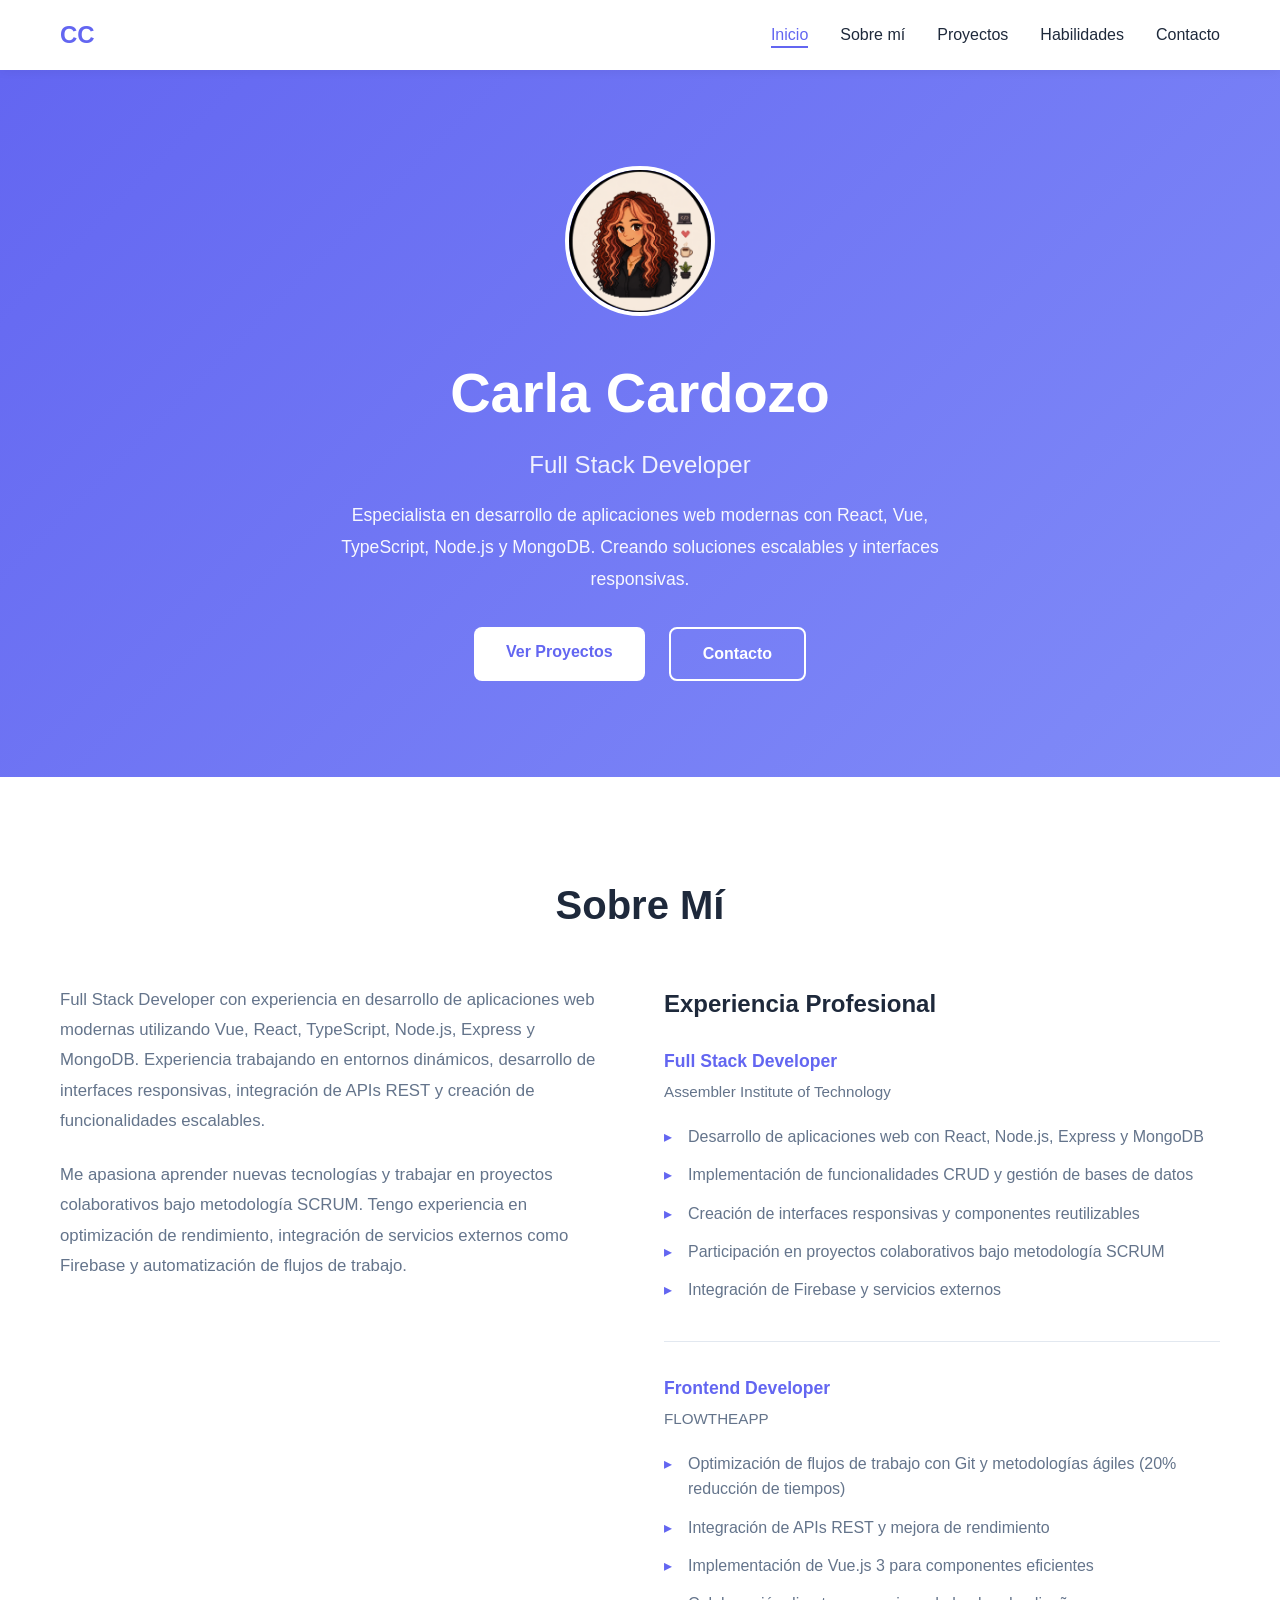
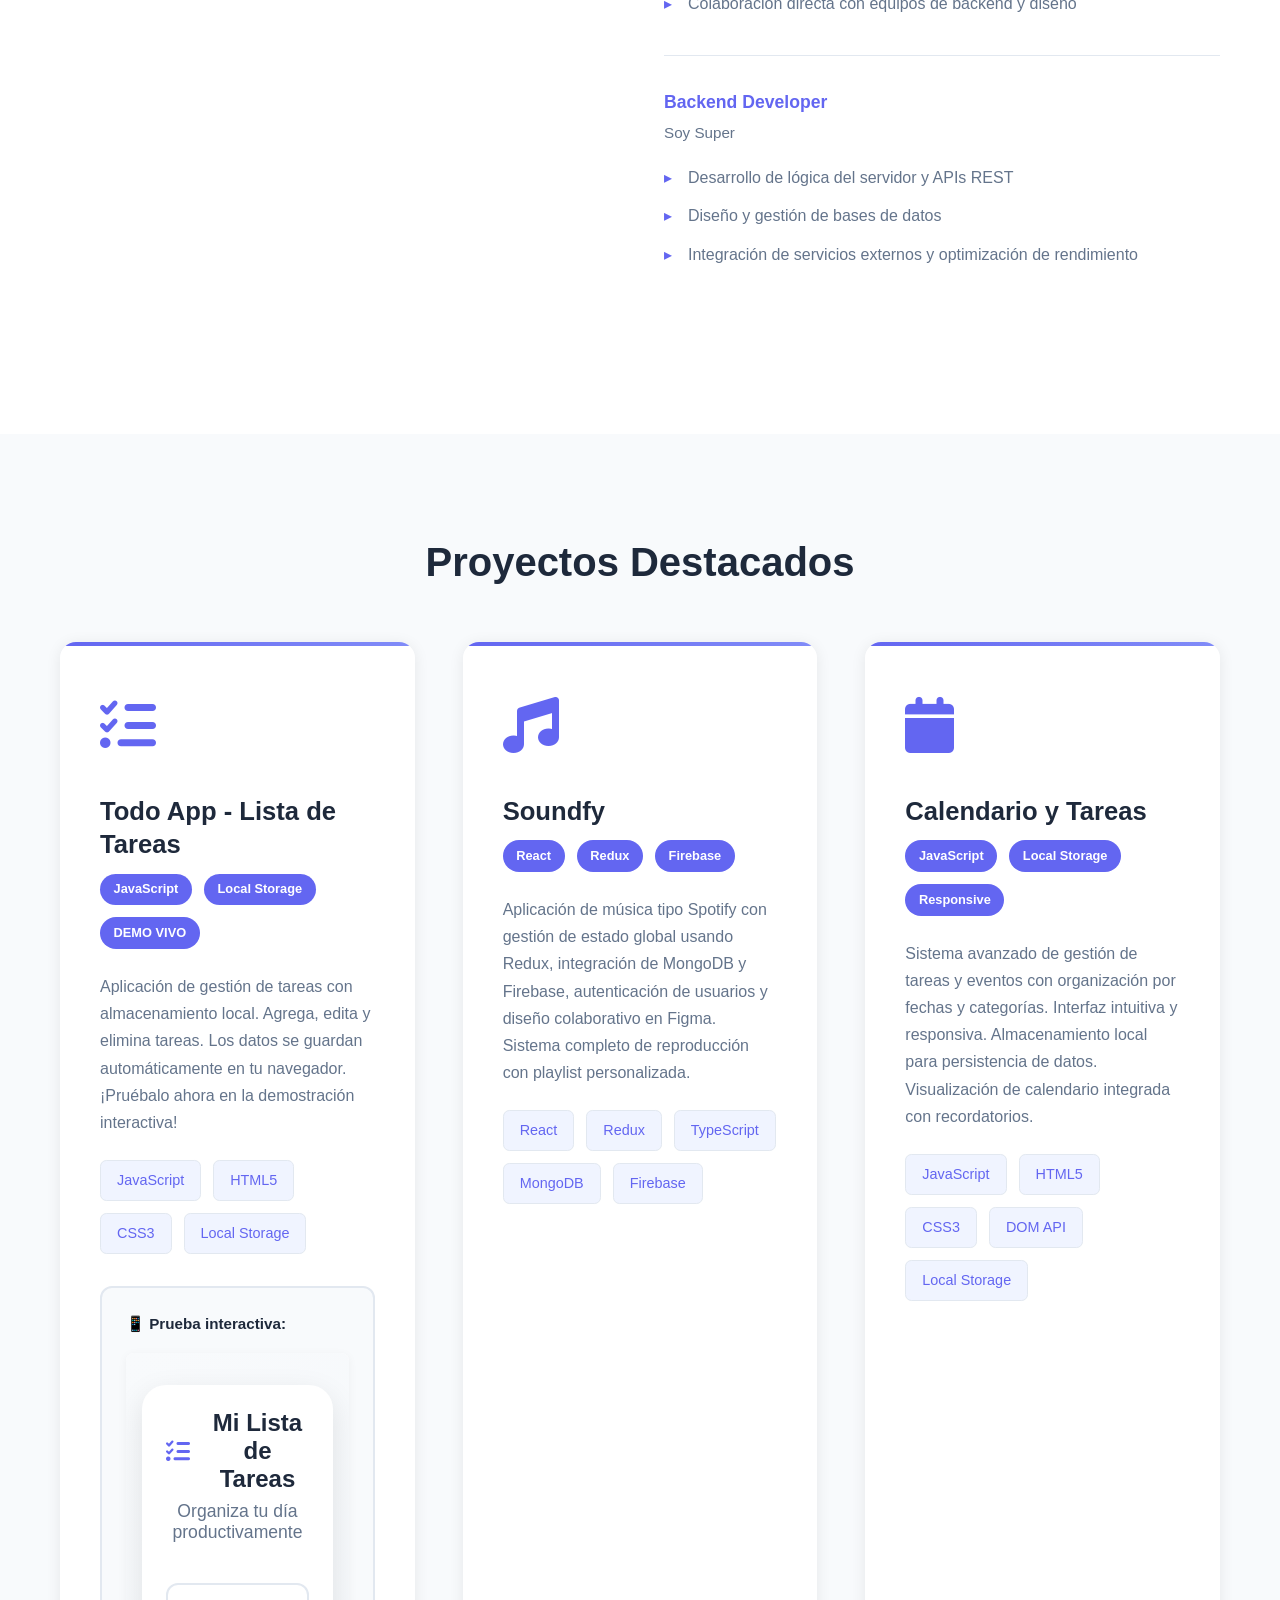
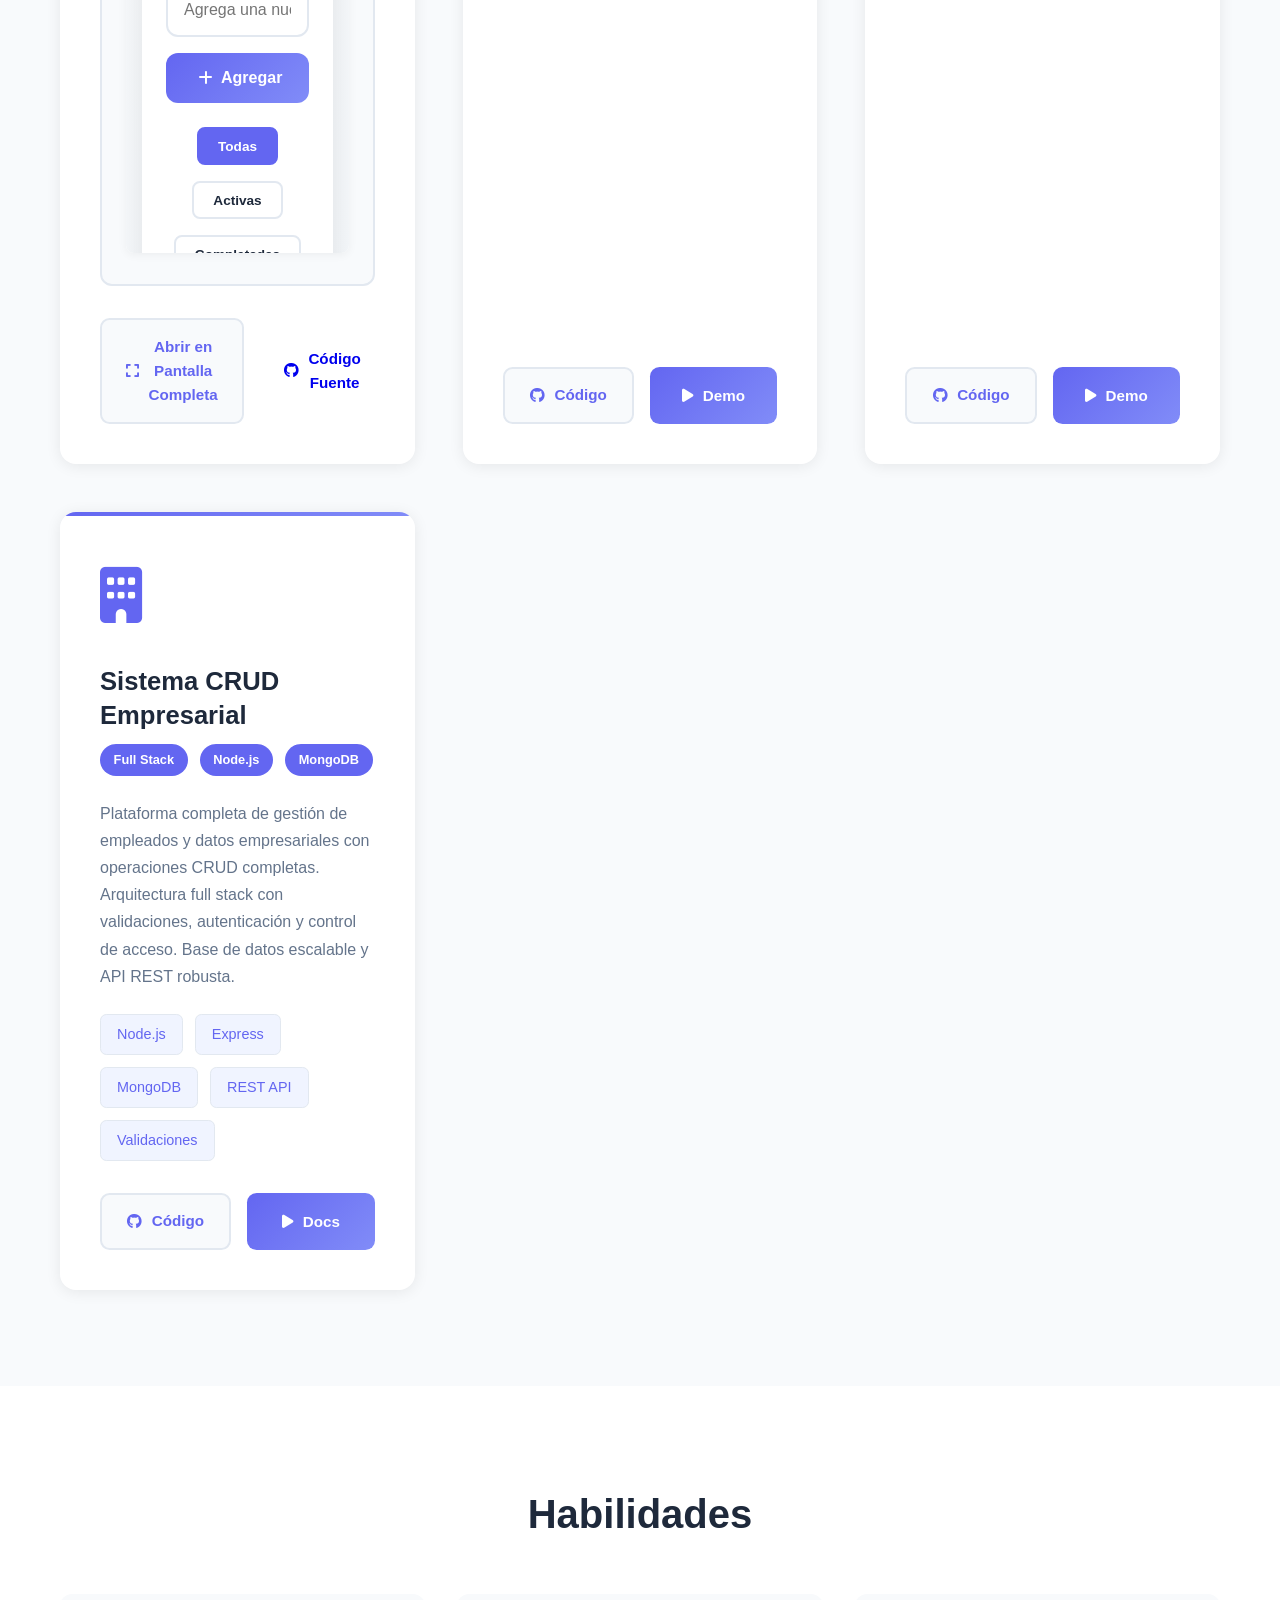
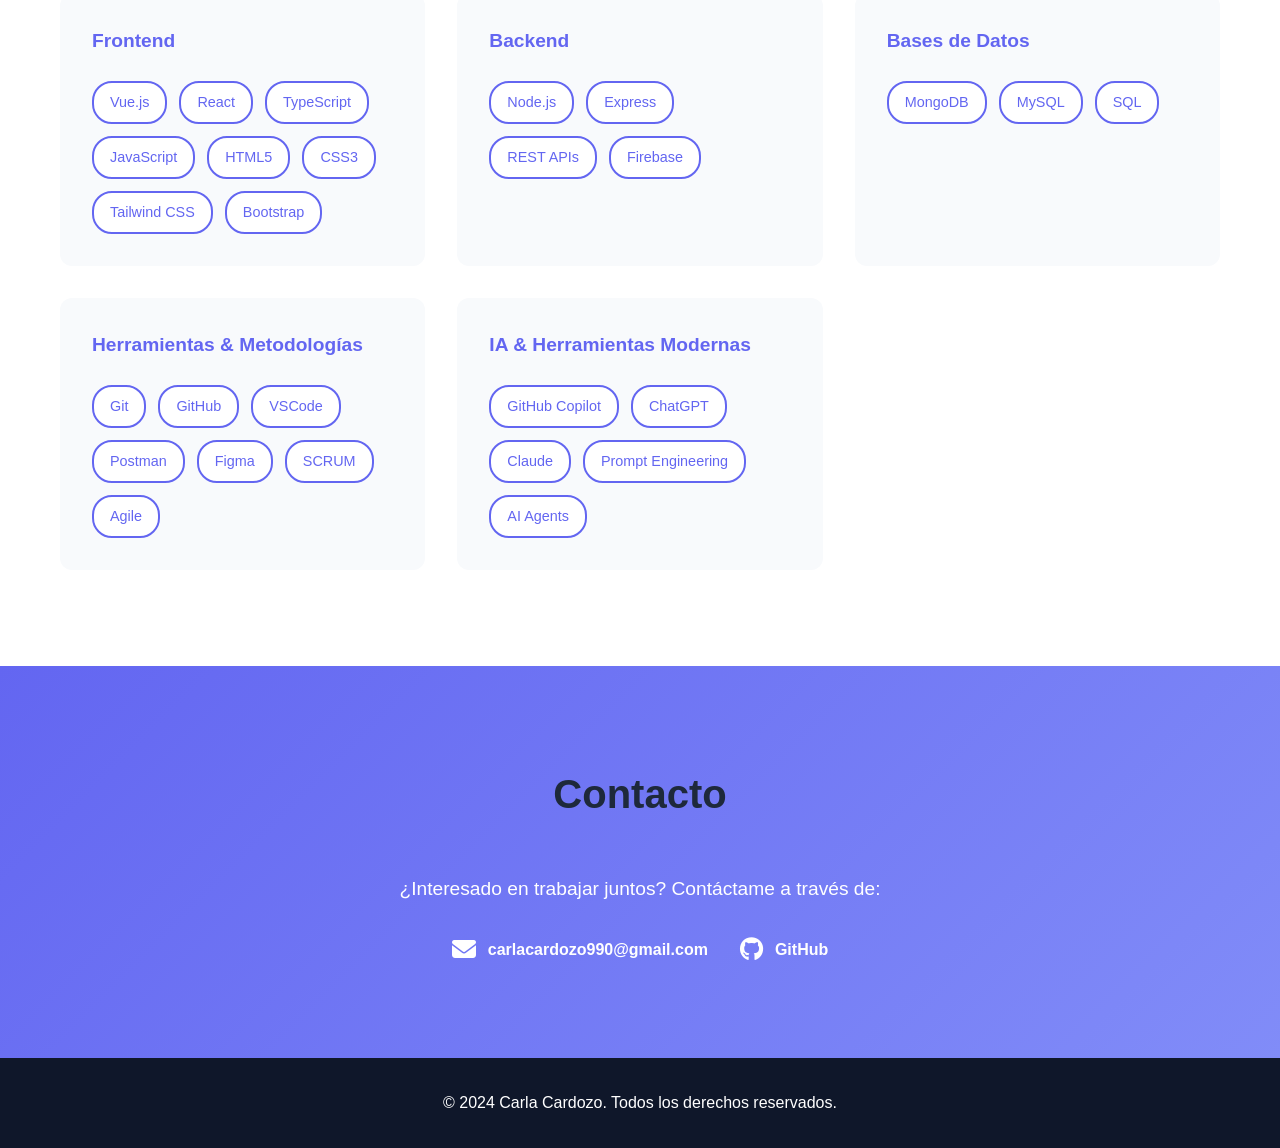
<file: index.html>
<!DOCTYPE html>
<html lang="es">
<head>
    <meta charset="UTF-8">
    <meta name="viewport" content="width=device-width, initial-scale=1.0">
    <title>Carla Cardozo - Full Stack Developer</title>
    <link rel="stylesheet" href="styles.css">
    <link rel="stylesheet" href="https://cdnjs.cloudflare.com/ajax/libs/font-awesome/6.4.0/css/all.min.css">
</head>
<body>
    <!-- Navigation -->
    <nav class="navbar">
        <div class="container">
            <div class="nav-brand">CC</div>
            <ul class="nav-menu">
                <li><a href="#home" class="nav-link">Inicio</a></li>
                <li><a href="#about" class="nav-link">Sobre mí</a></li>
                <li><a href="#projects" class="nav-link">Proyectos</a></li>
                <li><a href="#skills" class="nav-link">Habilidades</a></li>
                <li><a href="#contact" class="nav-link">Contacto</a></li>
            </ul>
        </div>
    </nav>

    <!-- Hero Section -->
    <section id="home" class="hero">
        <div class="container">
            <div class="hero-content">
                <img src="images\avatar.png" 
                    alt="Carla Cardozo"
                    class="hero-avatar">
                <h1 class="hero-title">Carla Cardozo</h1>
                <p class="hero-subtitle">Full Stack Developer</p>
                <p class="hero-description">
                    Especialista en desarrollo de aplicaciones web modernas con React, Vue, TypeScript, Node.js y MongoDB. 
                    Creando soluciones escalables y interfaces responsivas.
                </p>
                <div class="hero-buttons">
                    <a href="#projects" class="btn btn-primary">Ver Proyectos</a>
                    <a href="#contact" class="btn btn-secondary">Contacto</a>
                </div>
            </div>
        </div>
    </section>

    <!-- About Section -->
    <section id="about" class="about">
        <div class="container">
            <h2 class="section-title">Sobre Mí</h2>
            <div class="about-content">
                <div class="about-text">
                    <p>
                        Full Stack Developer con experiencia en desarrollo de aplicaciones web modernas utilizando Vue, React, 
                        TypeScript, Node.js, Express y MongoDB. Experiencia trabajando en entornos dinámicos, desarrollo de 
                        interfaces responsivas, integración de APIs REST y creación de funcionalidades escalables.
                    </p>
                    <p>
                        Me apasiona aprender nuevas tecnologías y trabajar en proyectos colaborativos bajo metodología SCRUM. 
                        Tengo experiencia en optimización de rendimiento, integración de servicios externos como Firebase y 
                        automatización de flujos de trabajo.
                    </p>
                </div>
                <div class="about-experience">
                    <h3>Experiencia Profesional</h3>
                    <div class="experience-item">
                        <h4>Full Stack Developer</h4>
                        <p class="company">Assembler Institute of Technology</p>
                        <ul>
                            <li>Desarrollo de aplicaciones web con React, Node.js, Express y MongoDB</li>
                            <li>Implementación de funcionalidades CRUD y gestión de bases de datos</li>
                            <li>Creación de interfaces responsivas y componentes reutilizables</li>
                            <li>Participación en proyectos colaborativos bajo metodología SCRUM</li>
                            <li>Integración de Firebase y servicios externos</li>
                        </ul>
                    </div>
                    <div class="experience-item">
                        <h4>Frontend Developer</h4>
                        <p class="company">FLOWTHEAPP</p>
                        <ul>
                            <li>Optimización de flujos de trabajo con Git y metodologías ágiles (20% reducción de tiempos)</li>
                            <li>Integración de APIs REST y mejora de rendimiento</li>
                            <li>Implementación de Vue.js 3 para componentes eficientes</li>
                            <li>Colaboración directa con equipos de backend y diseño</li>
                        </ul>
                    </div>
                    <div class="experience-item">
                        <h4>Backend Developer</h4>
                        <p class="company">Soy Super</p>
                        <ul>
                            <li>Desarrollo de lógica del servidor y APIs REST</li>
                            <li>Diseño y gestión de bases de datos</li>
                            <li>Integración de servicios externos y optimización de rendimiento</li>
                        </ul>
                    </div>
                </div>
            </div>
        </div>
    </section>

    <!-- Projects Section -->
    <section id="projects" class="projects">
        <div class="container">
            <h2 class="section-title">Proyectos Destacados</h2>
            <div class="projects-grid">
                <!-- Project 1: Todo App - DEMO EN VIVO -->
                <div class="project-card">
                    <div class="project-icon">
                        <i class="fas fa-tasks"></i>
                    </div>
                    <div class="project-header">
                        <h3>Todo App - Lista de Tareas</h3>
                        <div class="project-badges">
                            <span class="tech-badge">JavaScript</span>
                            <span class="tech-badge">Local Storage</span>
                            <span class="tech-badge">DEMO VIVO</span>
                        </div>
                    </div>
                    <p class="project-description">
                        Aplicación de gestión de tareas con almacenamiento local. Agrega, edita y elimina tareas. 
                        Los datos se guardan automáticamente en tu navegador. ¡Pruébalo ahora en la demostración interactiva!
                    </p>
                    <div class="project-tech">
                        <span>JavaScript</span>
                        <span>HTML5</span>
                        <span>CSS3</span>
                        <span>Local Storage</span>
                    </div>
                    <div class="project-demo-container">
                        <p class="demo-label">📱 Prueba interactiva:</p>
                        <iframe src="projects/todo-app/" class="project-demo-iframe"></iframe>
                    </div>
                    <div class="project-actions">
                        <a href="projects/todo-app/" target="_blank" class="project-link">
                            <i class="fas fa-expand"></i> Abrir en Pantalla Completa
                        </a>
                        <a href="https://github.com/cicu90/carlacardozo-portafolio/tree/main/projects/todo-app" target="_blank" class="project-link">
                            <i class="fab fa-github"></i> Código Fuente
                        </a>
                    </div>
                </div>

                <!-- Project 2: Soundfy -->
                <div class="project-card">
                    <div class="project-icon">
                        <i class="fas fa-music"></i>
                    </div>
                    <div class="project-header">
                        <h3>Soundfy</h3>
                        <div class="project-badges">
                            <span class="tech-badge">React</span>
                            <span class="tech-badge">Redux</span>
                            <span class="tech-badge">Firebase</span>
                        </div>
                    </div>
                    <p class="project-description">
                        Aplicación de música tipo Spotify con gestión de estado global usando Redux, integración de MongoDB y Firebase, 
                        autenticación de usuarios y diseño colaborativo en Figma. Sistema completo de reproducción con playlist personalizada.
                    </p>
                    <div class="project-tech">
                        <span>React</span>
                        <span>Redux</span>
                        <span>TypeScript</span>
                        <span>MongoDB</span>
                        <span>Firebase</span>
                    </div>
                    <div class="project-actions">
                        <a href="https://github.com/cicu90/codeforce-soundfy-music-app" target="_blank" class="project-link">
                            <i class="fab fa-github"></i> Código
                        </a>
                        <button class="project-link demo-btn" onclick="alert('Demo en desarrollo. Accede al repositorio para más detalles.')">
                            <i class="fas fa-play"></i> Demo
                        </button>
                    </div>
                </div>

                <!-- Project 3: Calendario -->
                <div class="project-card">
                    <div class="project-icon">
                        <i class="fas fa-calendar"></i>
                    </div>
                    <div class="project-header">
                        <h3>Calendario y Tareas</h3>
                        <div class="project-badges">
                            <span class="tech-badge">JavaScript</span>
                            <span class="tech-badge">Local Storage</span>
                            <span class="tech-badge">Responsive</span>
                        </div>
                    </div>
                    <p class="project-description">
                        Sistema avanzado de gestión de tareas y eventos con organización por fechas y categorías. 
                        Interfaz intuitiva y responsiva. Almacenamiento local para persistencia de datos.
                        Visualización de calendario integrada con recordatorios.
                    </p>
                    <div class="project-tech">
                        <span>JavaScript</span>
                        <span>HTML5</span>
                        <span>CSS3</span>
                        <span>DOM API</span>
                        <span>Local Storage</span>
                    </div>
                    <div class="project-actions">
                        <a href="https://github.com/cicu90/calendar" target="_blank" class="project-link">
                            <i class="fab fa-github"></i> Código
                        </a>
                        <button class="project-link demo-btn" onclick="alert('Repositorio disponible en GitHub')">
                            <i class="fas fa-play"></i> Demo
                        </button>
                    </div>
                </div>

                <!-- Project 4: CRUD Empresarial -->
                <div class="project-card">
                    <div class="project-icon">
                        <i class="fas fa-building"></i>
                    </div>
                    <div class="project-header">
                        <h3>Sistema CRUD Empresarial</h3>
                        <div class="project-badges">
                            <span class="tech-badge">Full Stack</span>
                            <span class="tech-badge">Node.js</span>
                            <span class="tech-badge">MongoDB</span>
                        </div>
                    </div>
                    <p class="project-description">
                        Plataforma completa de gestión de empleados y datos empresariales con operaciones CRUD completas. 
                        Arquitectura full stack con validaciones, autenticación y control de acceso.
                        Base de datos escalable y API REST robusta.
                    </p>
                    <div class="project-tech">
                        <span>Node.js</span>
                        <span>Express</span>
                        <span>MongoDB</span>
                        <span>REST API</span>
                        <span>Validaciones</span>
                    </div>
                    <div class="project-actions">
                        <a href="https://github.com/cicu90/Node.js-Web-eCommerce" target="_blank" class="project-link">
                            <i class="fab fa-github"></i> Código
                        </a>
                        <button class="project-link demo-btn" onclick="alert('Backend API. Accede al repositorio para documentación completa.')">
                            <i class="fas fa-play"></i> Docs
                        </button>
                    </div>
                </div>
            </div>
        </div>
    </section>

    <!-- Skills Section -->
    <section id="skills" class="skills">
        <div class="container">
            <h2 class="section-title">Habilidades</h2>
            <div class="skills-grid">
                <div class="skill-category">
                    <h3>Frontend</h3>
                    <div class="skill-tags">
                        <span class="skill-tag">Vue.js</span>
                        <span class="skill-tag">React</span>
                        <span class="skill-tag">TypeScript</span>
                        <span class="skill-tag">JavaScript</span>
                        <span class="skill-tag">HTML5</span>
                        <span class="skill-tag">CSS3</span>
                        <span class="skill-tag">Tailwind CSS</span>
                        <span class="skill-tag">Bootstrap</span>
                    </div>
                </div>

                <div class="skill-category">
                    <h3>Backend</h3>
                    <div class="skill-tags">
                        <span class="skill-tag">Node.js</span>
                        <span class="skill-tag">Express</span>
                        <span class="skill-tag">REST APIs</span>
                        <span class="skill-tag">Firebase</span>
                    </div>
                </div>

                <div class="skill-category">
                    <h3>Bases de Datos</h3>
                    <div class="skill-tags">
                        <span class="skill-tag">MongoDB</span>
                        <span class="skill-tag">MySQL</span>
                        <span class="skill-tag">SQL</span>
                    </div>
                </div>

                <div class="skill-category">
                    <h3>Herramientas & Metodologías</h3>
                    <div class="skill-tags">
                        <span class="skill-tag">Git</span>
                        <span class="skill-tag">GitHub</span>
                        <span class="skill-tag">VSCode</span>
                        <span class="skill-tag">Postman</span>
                        <span class="skill-tag">Figma</span>
                        <span class="skill-tag">SCRUM</span>
                        <span class="skill-tag">Agile</span>
                    </div>
                </div>

                <div class="skill-category">
                    <h3>IA & Herramientas Modernas</h3>
                    <div class="skill-tags">
                        <span class="skill-tag">GitHub Copilot</span>
                        <span class="skill-tag">ChatGPT</span>
                        <span class="skill-tag">Claude</span>
                        <span class="skill-tag">Prompt Engineering</span>
                        <span class="skill-tag">AI Agents</span>
                    </div>
                </div>
            </div>
        </div>
    </section>

    <!-- Contact Section -->
    <section id="contact" class="contact">
        <div class="container">
            <h2 class="section-title">Contacto</h2>
            <div class="contact-content">
                <p>¿Interesado en trabajar juntos? Contáctame a través de:</p>
                <div class="contact-links">
                    <a href="mailto:carlacardozo990@gmail.com" class="contact-link">
                        <i class="fas fa-envelope"></i>
                        <span>carlacardozo990@gmail.com</span>
                    </a>
                    <a href="https://github.com/cicu90" target="_blank" class="contact-link">
                        <i class="fab fa-github"></i>
                        <span>GitHub</span>
                    </a>
                    <!-- DESCOMENTAR Y AGREGAR TU LINKEDIN -->
                    <!-- <a href="https://linkedin.com/in/tu-usuario" target="_blank" class="contact-link">
                        <i class="fab fa-linkedin"></i>
                        <span>LinkedIn</span>
                    </a> -->
                </div>
            </div>
        </div>
    </section>

    <!-- Footer -->
    <footer class="footer">
        <div class="container">
            <p>&copy; 2024 Carla Cardozo. Todos los derechos reservados.</p>
        </div>
    </footer>

    <script src="script.js"></script>
</body>
</html>
</file>
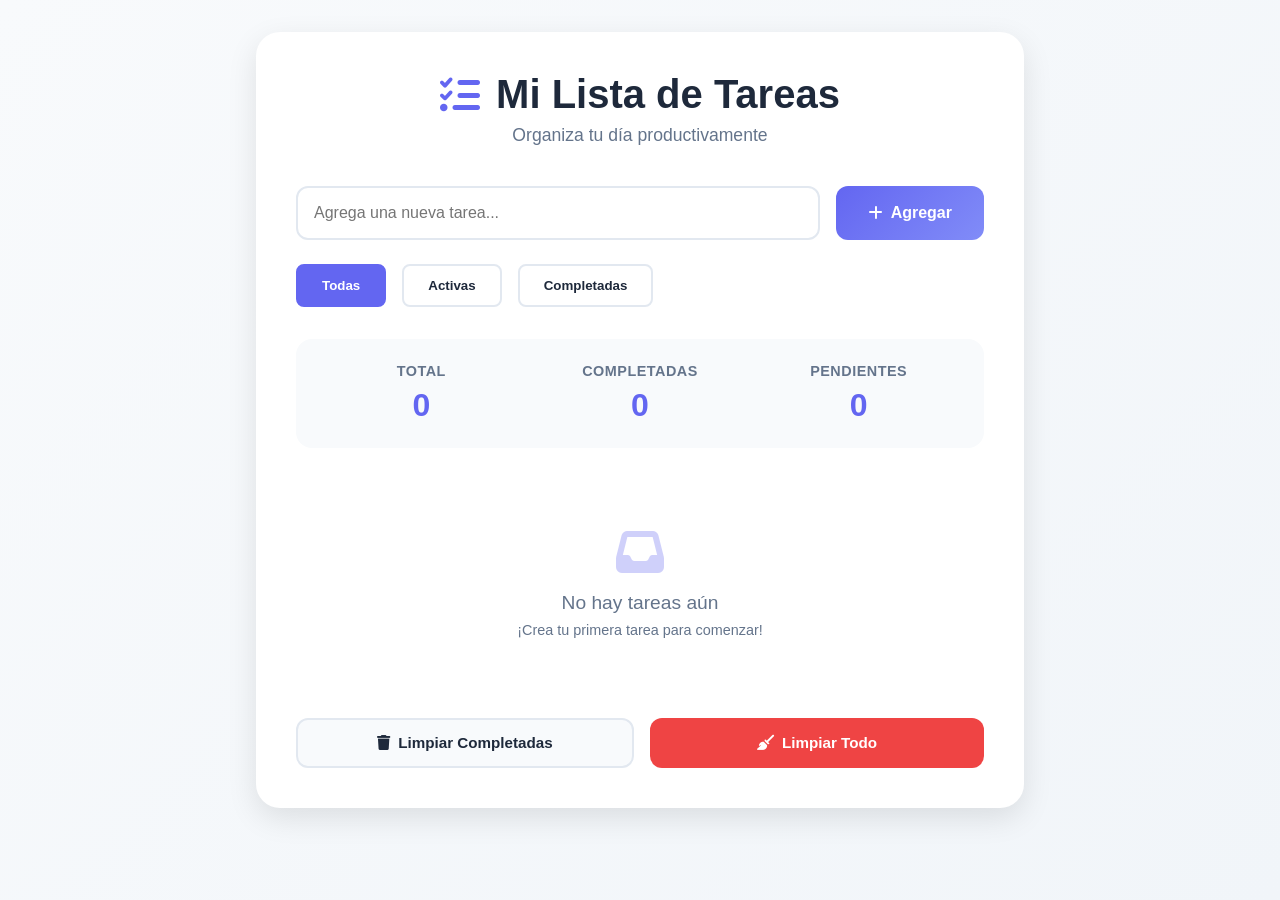
<file: projects/todo-app/index.html>
<!DOCTYPE html>
<html lang="es">
<head>
    <meta charset="UTF-8">
    <meta name="viewport" content="width=device-width, initial-scale=1.0">
    <title>Todo App - Lista de Tareas</title>
    <link rel="stylesheet" href="styles.css">
    <link rel="stylesheet" href="https://cdnjs.cloudflare.com/ajax/libs/font-awesome/6.4.0/css/all.min.css">
</head>
<body>
    <div class="container">
        <div class="todo-app">
            <!-- Header -->
            <div class="app-header">
                <h1><i class="fas fa-tasks"></i> Mi Lista de Tareas</h1>
                <p class="subtitle">Organiza tu día productivamente</p>
            </div>

            <!-- Input Section -->
            <div class="input-section">
                <div class="input-group">
                    <input 
                        type="text" 
                        id="todoInput" 
                        placeholder="Agrega una nueva tarea..."
                        class="todo-input"
                    >
                    <button id="addBtn" class="btn-add">
                        <i class="fas fa-plus"></i> Agregar
                    </button>
                </div>
                <div class="filter-buttons">
                    <button class="filter-btn active" data-filter="all">Todas</button>
                    <button class="filter-btn" data-filter="active">Activas</button>
                    <button class="filter-btn" data-filter="completed">Completadas</button>
                </div>
            </div>

            <!-- Stats Section -->
            <div class="stats-section">
                <div class="stat">
                    <span class="stat-label">Total</span>
                    <span class="stat-value" id="totalCount">0</span>
                </div>
                <div class="stat">
                    <span class="stat-label">Completadas</span>
                    <span class="stat-value" id="completedCount">0</span>
                </div>
                <div class="stat">
                    <span class="stat-label">Pendientes</span>
                    <span class="stat-value" id="pendingCount">0</span>
                </div>
            </div>

            <!-- Todo List -->
            <div class="todos-section">
                <ul id="todoList" class="todo-list">
                    <!-- Las tareas se agregan aquí dinámicamente -->
                </ul>

                <!-- Empty State -->
                <div id="emptyState" class="empty-state">
                    <i class="fas fa-inbox"></i>
                    <p>No hay tareas aún</p>
                    <small>¡Crea tu primera tarea para comenzar!</small>
                </div>
            </div>

            <!-- Action Buttons -->
            <div class="action-buttons">
                <button id="clearCompleted" class="btn-secondary">
                    <i class="fas fa-trash"></i> Limpiar Completadas
                </button>
                <button id="clearAll" class="btn-danger">
                    <i class="fas fa-broom"></i> Limpiar Todo
                </button>
            </div>
        </div>
    </div>

    <script src="script.js"></script>
</body>
</html>
</file>
<file: styles.css>
:root {
  --primary-color: #6366f1;
  --secondary-color: #818cf8;
  --dark-bg: #0f172a;
  --light-bg: #f8fafc;
  --card-bg: #ffffff;
  --text-dark: #1e293b;
  --text-light: #64748b;
  --border-color: #e2e8f0;
  --transition: all 0.3s ease;
}

* {
  margin: 0;
  padding: 0;
  box-sizing: border-box;
}

html {
  scroll-behavior: smooth;
}

body {
  font-family: -apple-system, BlinkMacSystemFont, 'Segoe UI', Roboto, 'Helvetica Neue', Arial, sans-serif;
  color: var(--text-dark);
  background-color: var(--light-bg);
  line-height: 1.6;
}

.container {
  max-width: 1200px;
  margin: 0 auto;
  padding: 0 20px;
}

/* Navbar */
.navbar {
  position: sticky;
  top: 0;
  background: white;
  box-shadow: 0 2px 10px rgba(0, 0, 0, 0.05);
  z-index: 100;
}

.navbar .container {
  display: flex;
  justify-content: space-between;
  align-items: center;
  padding: 1rem 20px;
}

.nav-brand {
  font-size: 1.5rem;
  font-weight: 700;
  color: var(--primary-color);
}

.nav-menu {
  display: flex;
  list-style: none;
  gap: 2rem;
}

.nav-link {
  text-decoration: none;
  color: var(--text-dark);
  font-weight: 500;
  transition: var(--transition);
  position: relative;
}

.nav-link:hover {
  color: var(--primary-color);
}

.nav-link::after {
  content: '';
  position: absolute;
  bottom: -5px;
  left: 0;
  width: 0;
  height: 2px;
  background-color: var(--primary-color);
  transition: var(--transition);
}

.nav-link:hover::after {
  width: 100%;
}

/* Hero Section */
.hero {
  padding: 6rem 0;
  background: linear-gradient(135deg, #6366f1 0%, #818cf8 100%);
  color: white;
}

.hero-content {
  display: flex;
  flex-direction: column;
  align-items: center;
  text-align: center;
}

.hero-avatar {
  width: 150px;
  height: 150px;
  border-radius: 50%;
  border: 4px solid white;
  margin-bottom: 2rem;
  object-fit: cover;
}

.hero-title {
  font-size: 3.5rem;
  font-weight: 700;
  margin-bottom: 0.5rem;
}

.hero-subtitle {
  font-size: 1.5rem;
  font-weight: 500;
  margin-bottom: 1rem;
  opacity: 0.9;
}

.hero-description {
  font-size: 1.1rem;
  max-width: 600px;
  margin-bottom: 2rem;
  line-height: 1.8;
  opacity: 0.95;
}

.hero-buttons {
  display: flex;
  gap: 1.5rem;
  flex-wrap: wrap;
  justify-content: center;
}

/* Buttons */
.btn {
  padding: 0.75rem 2rem;
  border-radius: 0.5rem;
  text-decoration: none;
  font-weight: 600;
  transition: var(--transition);
  cursor: pointer;
  border: none;
  font-size: 1rem;
}

.btn-primary {
  background-color: white;
  color: var(--primary-color);
}

.btn-primary:hover {
  transform: translateY(-2px);
  box-shadow: 0 10px 20px rgba(0, 0, 0, 0.1);
}

.btn-secondary {
  background-color: transparent;
  color: white;
  border: 2px solid white;
}

.btn-secondary:hover {
  background-color: rgba(255, 255, 255, 0.1);
}

/* Section Title */
.section-title {
  font-size: 2.5rem;
  font-weight: 700;
  text-align: center;
  margin-bottom: 3rem;
  color: var(--text-dark);
}

/* About Section */
.about {
  padding: 6rem 0;
  background-color: white;
}

.about-content {
  display: grid;
  grid-template-columns: 1fr 1fr;
  gap: 3rem;
}

.about-text p {
  margin-bottom: 1.5rem;
  color: var(--text-light);
  font-size: 1.05rem;
  line-height: 1.8;
}

.about-experience h3 {
  font-size: 1.5rem;
  margin-bottom: 1.5rem;
  color: var(--text-dark);
}

.experience-item {
  margin-bottom: 2rem;
  padding-bottom: 2rem;
  border-bottom: 1px solid var(--border-color);
}

.experience-item:last-child {
  border-bottom: none;
}

.experience-item h4 {
  font-size: 1.1rem;
  color: var(--primary-color);
  margin-bottom: 0.3rem;
}

.company {
  color: var(--text-light);
  font-size: 0.95rem;
  margin-bottom: 0.8rem;
}

.experience-item ul {
  list-style: none;
  padding-left: 0;
}

.experience-item li {
  color: var(--text-light);
  padding: 0.4rem 0;
  padding-left: 1.5rem;
  position: relative;
}

.experience-item li::before {
  content: '▸';
  position: absolute;
  left: 0;
  color: var(--primary-color);
}

/* Projects Section */
.projects {
  padding: 6rem 0;
  background-color: var(--light-bg);
}

.projects-grid {
  display: grid;
  grid-template-columns: repeat(auto-fit, minmax(350px, 1fr));
  gap: 3rem;
}

.project-card {
  background-color: white;
  border-radius: 1rem;
  padding: 2.5rem;
  box-shadow: 0 2px 15px rgba(0, 0, 0, 0.08);
  transition: var(--transition);
  display: flex;
  flex-direction: column;
  min-height: auto;
  position: relative;
  overflow: hidden;
}

.project-card::before {
  content: '';
  position: absolute;
  top: 0;
  left: 0;
  right: 0;
  height: 4px;
  background: linear-gradient(90deg, #6366f1 0%, #818cf8 100%);
}

.project-card:hover {
  transform: translateY(-8px);
  box-shadow: 0 15px 40px rgba(99, 102, 241, 0.15);
}

.project-icon {
  font-size: 3.5rem;
  color: var(--primary-color);
  margin-bottom: 1.5rem;
  text-align: left;
}

.project-header {
  margin-bottom: 1.5rem;
}

.project-header h3 {
  font-size: 1.6rem;
  color: var(--text-dark);
  margin-bottom: 1rem;
  margin: 0;
  font-weight: 700;
  line-height: 1.3;
}

.project-badges {
  display: flex;
  gap: 0.75rem;
  flex-wrap: wrap;
  margin-top: 0.75rem;
}

.tech-badge {
  background-color: var(--primary-color);
  color: white;
  padding: 0.35rem 0.85rem;
  border-radius: 20px;
  font-size: 0.8rem;
  font-weight: 600;
}

.project-description {
  color: var(--text-light);
  margin-bottom: 1.5rem;
  font-size: 1rem;
  line-height: 1.7;
}

.project-tech {
  display: flex;
  flex-wrap: wrap;
  gap: 0.75rem;
  margin-bottom: 2rem;
}

.project-tech span {
  background-color: #f0f4ff;
  color: var(--primary-color);
  padding: 0.5rem 1rem;
  border-radius: 0.4rem;
  font-size: 0.9rem;
  font-weight: 500;
  border: 1px solid var(--border-color);
}

/* Project Demo Container */
.project-demo-container {
  margin-bottom: 2rem;
  padding: 1.5rem;
  background-color: var(--light-bg);
  border-radius: 0.75rem;
  border: 2px solid var(--border-color);
}

.demo-label {
  color: var(--text-dark);
  font-weight: 600;
  margin-bottom: 1rem;
  font-size: 0.95rem;
}

.project-demo-iframe {
  width: 100%;
  height: 500px;
  border: none;
  border-radius: 0.5rem;
  background-color: white;
  box-shadow: 0 2px 10px rgba(0, 0, 0, 0.05);
}

.project-actions {
  display: flex;
  gap: 1rem;
  margin-top: auto;
}

.project-link {
  flex: 1;
  padding: 0.9rem 1.5rem;
  border-radius: 0.6rem;
  text-decoration: none;
  font-weight: 600;
  display: inline-flex;
  align-items: center;
  justify-content: center;
  gap: 0.6rem;
  transition: var(--transition);
  border: none;
  cursor: pointer;
  font-size: 0.95rem;
  text-align: center;
}

.project-link:first-child {
  background-color: var(--light-bg);
  color: var(--primary-color);
  border: 2px solid var(--border-color);
}

.project-link:first-child:hover {
  background-color: white;
  border-color: var(--primary-color);
  transform: translateY(-2px);
}

.demo-btn {
  background: linear-gradient(135deg, #6366f1 0%, #818cf8 100%);
  color: white !important;
  border: none !important;
}

.demo-btn:hover {
  transform: translateY(-3px);
  box-shadow: 0 8px 20px rgba(99, 102, 241, 0.3);
}

/* Add Project Placeholder */
.add-project {
  display: flex;
  align-items: center;
  justify-content: center;
  background: linear-gradient(135deg, rgba(99, 102, 241, 0.05) 0%, rgba(129, 140, 248, 0.05) 100%);
  border: 2px dashed var(--primary-color);
  min-height: 400px;
}

.add-project-placeholder {
  text-align: center;
  color: var(--text-light);
}

.add-project-placeholder i {
  font-size: 4rem;
  color: var(--primary-color);
  margin-bottom: 1rem;
  display: block;
  opacity: 0.6;
}

.add-project-placeholder h3 {
  font-size: 1.3rem;
  color: var(--text-dark);
  margin-bottom: 0.5rem;
  font-weight: 600;
}

.add-project-placeholder p {
  font-size: 1rem;
  margin-bottom: 0.5rem;
}

.add-project-placeholder small {
  display: block;
  font-size: 0.85rem;
  color: var(--text-light);
}

/* Skills Section */
.skills {
  padding: 6rem 0;
  background-color: white;
}

.skills-grid {
  display: grid;
  grid-template-columns: repeat(auto-fit, minmax(300px, 1fr));
  gap: 2rem;
}

.skill-category {
  background-color: var(--light-bg);
  padding: 2rem;
  border-radius: 0.75rem;
}

.skill-category h3 {
  color: var(--primary-color);
  margin-bottom: 1.5rem;
  font-size: 1.2rem;
}

.skill-tags {
  display: flex;
  flex-wrap: wrap;
  gap: 0.75rem;
}

.skill-tag {
  background-color: white;
  border: 2px solid var(--primary-color);
  color: var(--primary-color);
  padding: 0.5rem 1rem;
  border-radius: 20px;
  font-size: 0.9rem;
  font-weight: 500;
  transition: var(--transition);
}

.skill-tag:hover {
  background-color: var(--primary-color);
  color: white;
}

/* Contact Section */
.contact {
  padding: 6rem 0;
  background: linear-gradient(135deg, #6366f1 0%, #818cf8 100%);
  color: white;
  text-align: center;
}

.contact-content p {
  font-size: 1.2rem;
  margin-bottom: 2rem;
}

.contact-links {
  display: flex;
  justify-content: center;
  gap: 2rem;
  flex-wrap: wrap;
}

.contact-link {
  display: flex;
  align-items: center;
  gap: 0.75rem;
  color: white;
  text-decoration: none;
  font-weight: 600;
  transition: var(--transition);
}

.contact-link:hover {
  gap: 1.5rem;
}

.contact-link i {
  font-size: 1.5rem;
}

/* Footer */
.footer {
  background-color: var(--dark-bg);
  color: white;
  text-align: center;
  padding: 2rem 0;
}

/* Responsive Design */
@media (max-width: 768px) {
  .hero-title {
    font-size: 2.5rem;
  }

  .hero-subtitle {
    font-size: 1.2rem;
  }

  .section-title {
    font-size: 2rem;
  }

  .about-content {
    grid-template-columns: 1fr;
  }

  .nav-menu {
    gap: 1rem;
    font-size: 0.9rem;
  }

  .hero-buttons {
    flex-direction: column;
    align-items: center;
  }

  .contact-links {
    flex-direction: column;
    gap: 1rem;
  }

  .hero-avatar {
    width: 120px;
    height: 120px;
  }

  .projects-grid {
    grid-template-columns: 1fr;
  }

  .project-card {
    min-height: auto;
    padding: 2rem;
  }

  .project-icon {
    font-size: 3rem;
  }

  .project-header h3 {
    font-size: 1.4rem;
  }

  .project-actions {
    flex-direction: column;
  }

  .project-link {
    width: 100%;
  }

  .project-demo-iframe {
    height: 400px;
  }
}

@media (max-width: 480px) {
  .hero-title {
    font-size: 2rem;
  }

  .section-title {
    font-size: 1.5rem;
  }

  .nav-menu {
    gap: 0.5rem;
    font-size: 0.8rem;
  }

  .projects-grid,
  .skills-grid {
    grid-template-columns: 1fr;
  }

  .project-card {
    padding: 1.5rem;
  }

  .project-icon {
    font-size: 2.5rem;
  }

  .project-header h3 {
    font-size: 1.2rem;
  }

  .tech-badge {
    font-size: 0.7rem;
    padding: 0.3rem 0.7rem;
  }

  .project-demo-iframe {
    height: 300px;
  }
}
</file>
<file: projects/todo-app/styles.css>
/* Todo App Styles */
:root {
  --primary-color: #6366f1;
  --secondary-color: #818cf8;
  --success-color: #10b981;
  --danger-color: #ef4444;
  --light-bg: #f8fafc;
  --card-bg: #ffffff;
  --text-dark: #1e293b;
  --text-light: #64748b;
  --border-color: #e2e8f0;
  --transition: all 0.3s ease;
}

* {
  margin: 0;
  padding: 0;
  box-sizing: border-box;
}

html {
  scroll-behavior: smooth;
}

body {
  font-family: -apple-system, BlinkMacSystemFont, 'Segoe UI', Roboto, 'Helvetica Neue', Arial, sans-serif;
  background: linear-gradient(135deg, #f8fafc 0%, #f1f5f9 100%);
  color: var(--text-dark);
  min-height: 100vh;
  padding: 2rem 0;
}

.container {
  max-width: 800px;
  margin: 0 auto;
  padding: 0 1rem;
}

/* Todo App */
.todo-app {
  background-color: white;
  border-radius: 1.5rem;
  padding: 2.5rem;
  box-shadow: 0 10px 30px rgba(0, 0, 0, 0.1);
}

/* Header */
.app-header {
  text-align: center;
  margin-bottom: 2.5rem;
}

.app-header h1 {
  font-size: 2.5rem;
  color: var(--text-dark);
  margin-bottom: 0.5rem;
  display: flex;
  align-items: center;
  justify-content: center;
  gap: 1rem;
}

.app-header i {
  color: var(--primary-color);
}

.subtitle {
  color: var(--text-light);
  font-size: 1.1rem;
}

/* Input Section */
.input-section {
  margin-bottom: 2rem;
}

.input-group {
  display: flex;
  gap: 1rem;
  margin-bottom: 1.5rem;
}

.todo-input {
  flex: 1;
  padding: 1rem;
  border: 2px solid var(--border-color);
  border-radius: 0.75rem;
  font-size: 1rem;
  transition: var(--transition);
  font-family: inherit;
}

.todo-input:focus {
  outline: none;
  border-color: var(--primary-color);
  box-shadow: 0 0 0 3px rgba(99, 102, 241, 0.1);
}

.btn-add {
  padding: 1rem 2rem;
  background: linear-gradient(135deg, #6366f1 0%, #818cf8 100%);
  color: white;
  border: none;
  border-radius: 0.75rem;
  font-weight: 600;
  cursor: pointer;
  transition: var(--transition);
  font-size: 1rem;
  display: flex;
  align-items: center;
  gap: 0.5rem;
}

.btn-add:hover {
  transform: translateY(-2px);
  box-shadow: 0 5px 15px rgba(99, 102, 241, 0.4);
}

.btn-add:active {
  transform: translateY(0);
}

/* Filter Buttons */
.filter-buttons {
  display: flex;
  gap: 1rem;
  flex-wrap: wrap;
}

.filter-btn {
  padding: 0.75rem 1.5rem;
  border: 2px solid var(--border-color);
  background-color: white;
  color: var(--text-dark);
  border-radius: 0.5rem;
  cursor: pointer;
  font-weight: 600;
  transition: var(--transition);
}

.filter-btn:hover {
  border-color: var(--primary-color);
  color: var(--primary-color);
}

.filter-btn.active {
  background-color: var(--primary-color);
  color: white;
  border-color: var(--primary-color);
}

/* Stats Section */
.stats-section {
  display: grid;
  grid-template-columns: repeat(auto-fit, minmax(150px, 1fr));
  gap: 1rem;
  margin-bottom: 2rem;
  padding: 1.5rem;
  background-color: var(--light-bg);
  border-radius: 1rem;
}

.stat {
  text-align: center;
}

.stat-label {
  display: block;
  color: var(--text-light);
  font-size: 0.9rem;
  margin-bottom: 0.5rem;
  text-transform: uppercase;
  letter-spacing: 0.5px;
  font-weight: 600;
}

.stat-value {
  display: block;
  font-size: 2rem;
  font-weight: 700;
  color: var(--primary-color);
}

/* Todos Section */
.todos-section {
  margin-bottom: 2rem;
  min-height: 200px;
}

.todo-list {
  list-style: none;
  display: flex;
  flex-direction: column;
  gap: 0.75rem;
}

.todo-item {
  display: flex;
  align-items: center;
  gap: 1rem;
  padding: 1.25rem;
  background-color: var(--light-bg);
  border-radius: 0.75rem;
  border-left: 4px solid var(--primary-color);
  transition: var(--transition);
}

.todo-item.completed {
  opacity: 0.6;
  border-left-color: var(--success-color);
}

.todo-item.completed .todo-text {
  text-decoration: line-through;
  color: var(--text-light);
}

.todo-item:hover {
  background-color: white;
  box-shadow: 0 2px 8px rgba(0, 0, 0, 0.05);
}

.todo-checkbox {
  width: 24px;
  height: 24px;
  cursor: pointer;
  accent-color: var(--primary-color);
  flex-shrink: 0;
}

.todo-text {
  flex: 1;
  font-size: 1rem;
  color: var(--text-dark);
  word-break: break-word;
}

.todo-delete {
  background-color: var(--danger-color);
  color: white;
  border: none;
  padding: 0.5rem 1rem;
  border-radius: 0.5rem;
  cursor: pointer;
  transition: var(--transition);
  font-weight: 600;
  display: flex;
  align-items: center;
  gap: 0.4rem;
  flex-shrink: 0;
}

.todo-delete:hover {
  background-color: #dc2626;
  transform: scale(1.05);
}

/* Empty State */
.empty-state {
  text-align: center;
  padding: 3rem 1rem;
  color: var(--text-light);
}

.empty-state i {
  font-size: 3rem;
  color: var(--primary-color);
  opacity: 0.3;
  margin-bottom: 1rem;
  display: block;
}

.empty-state p {
  font-size: 1.2rem;
  margin-bottom: 0.5rem;
}

.empty-state small {
  display: block;
  font-size: 0.9rem;
}

/* Action Buttons */
.action-buttons {
  display: flex;
  gap: 1rem;
  flex-wrap: wrap;
}

.btn-secondary,
.btn-danger {
  flex: 1;
  min-width: 150px;
  padding: 0.9rem 1.5rem;
  border: none;
  border-radius: 0.75rem;
  cursor: pointer;
  font-weight: 600;
  transition: var(--transition);
  display: flex;
  align-items: center;
  justify-content: center;
  gap: 0.5rem;
  font-size: 0.95rem;
}

.btn-secondary {
  background-color: var(--light-bg);
  color: var(--text-dark);
  border: 2px solid var(--border-color);
}

.btn-secondary:hover {
  background-color: white;
  border-color: var(--primary-color);
  color: var(--primary-color);
}

.btn-danger {
  background-color: var(--danger-color);
  color: white;
}

.btn-danger:hover {
  background-color: #dc2626;
  transform: translateY(-2px);
  box-shadow: 0 5px 15px rgba(239, 68, 68, 0.3);
}

/* Responsive Design */
@media (max-width: 768px) {
  .todo-app {
    padding: 1.5rem;
  }

  .app-header h1 {
    font-size: 1.8rem;
  }

  .input-group {
    flex-direction: column;
  }

  .btn-add {
    width: 100%;
  }

  .todo-item {
    flex-wrap: wrap;
  }

  .action-buttons {
    flex-direction: column;
  }

  .btn-secondary,
  .btn-danger {
    width: 100%;
  }

  .stats-section {
    grid-template-columns: 1fr;
  }
}

@media (max-width: 480px) {
  .app-header h1 {
    font-size: 1.5rem;
  }

  .todo-item {
    padding: 1rem;
  }

  .filter-buttons {
    justify-content: center;
  }

  .filter-btn {
    padding: 0.6rem 1.2rem;
    font-size: 0.85rem;
  }
}
</file>
